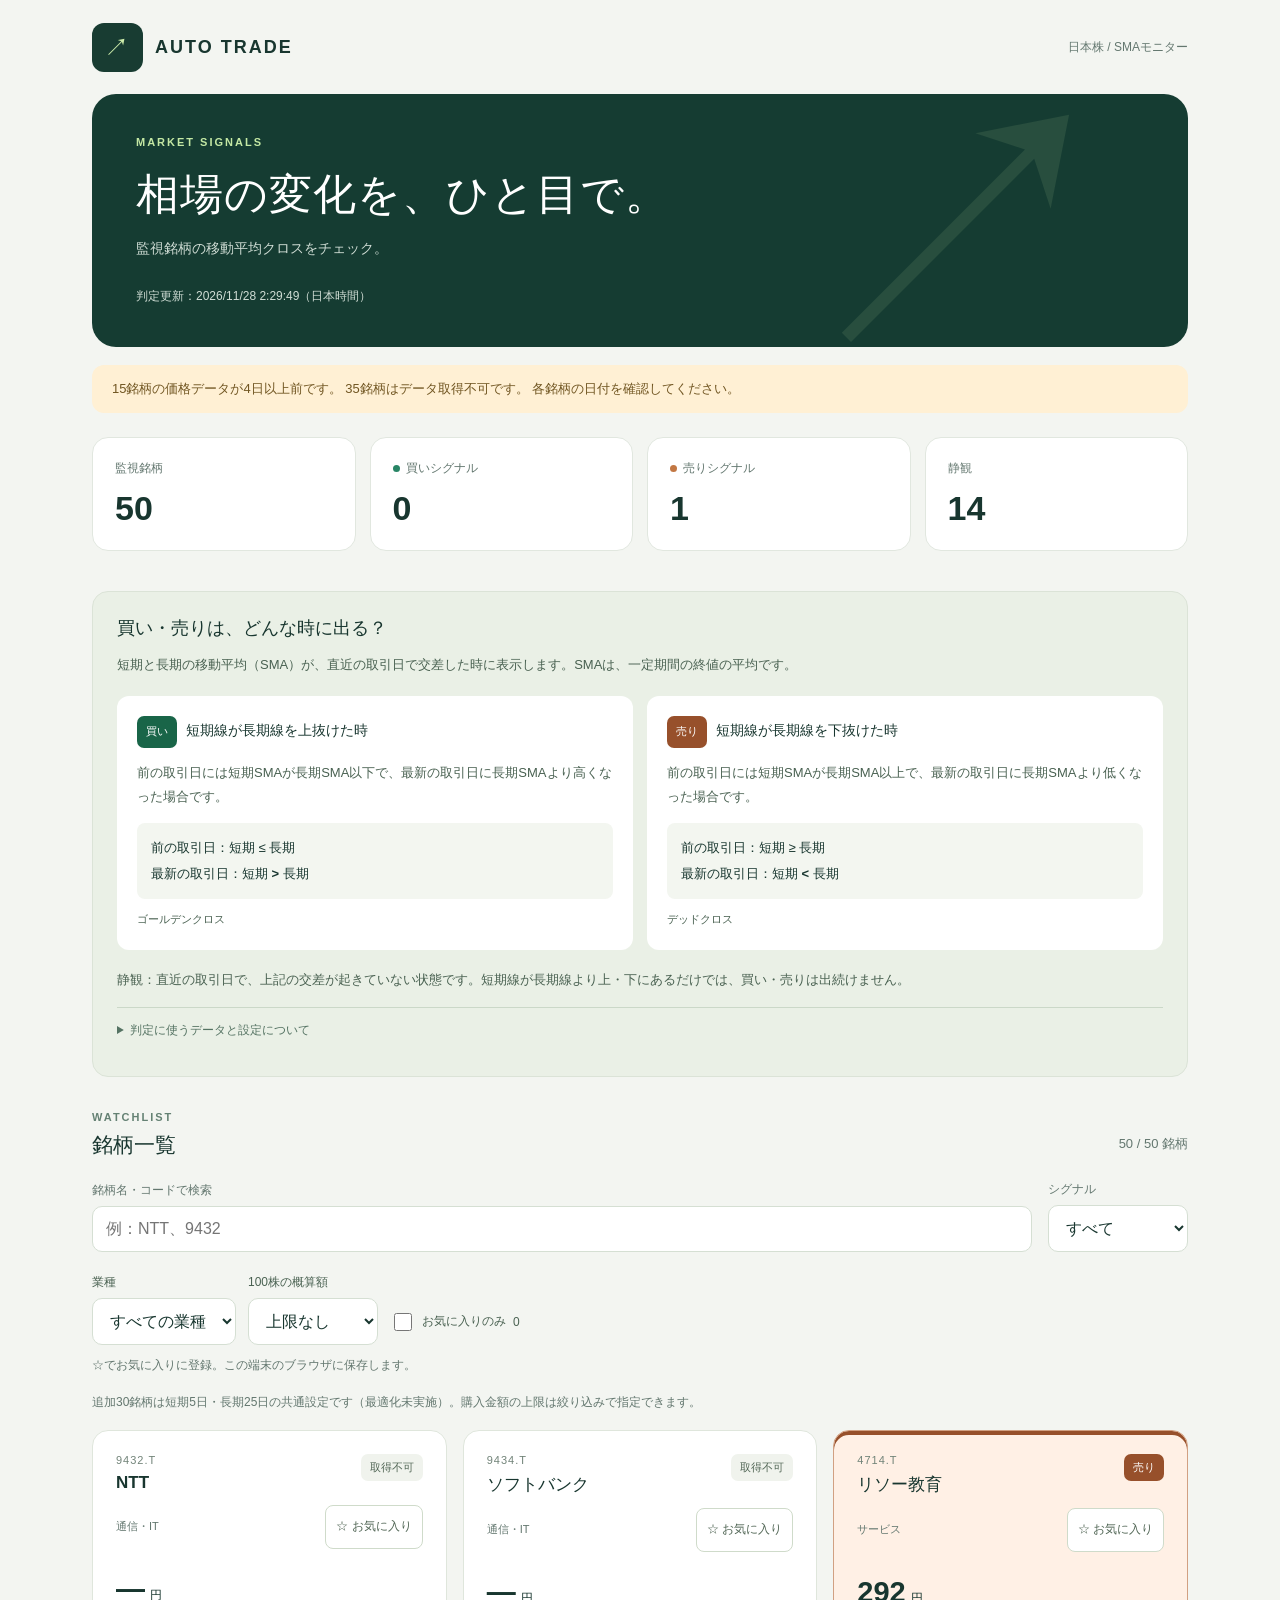
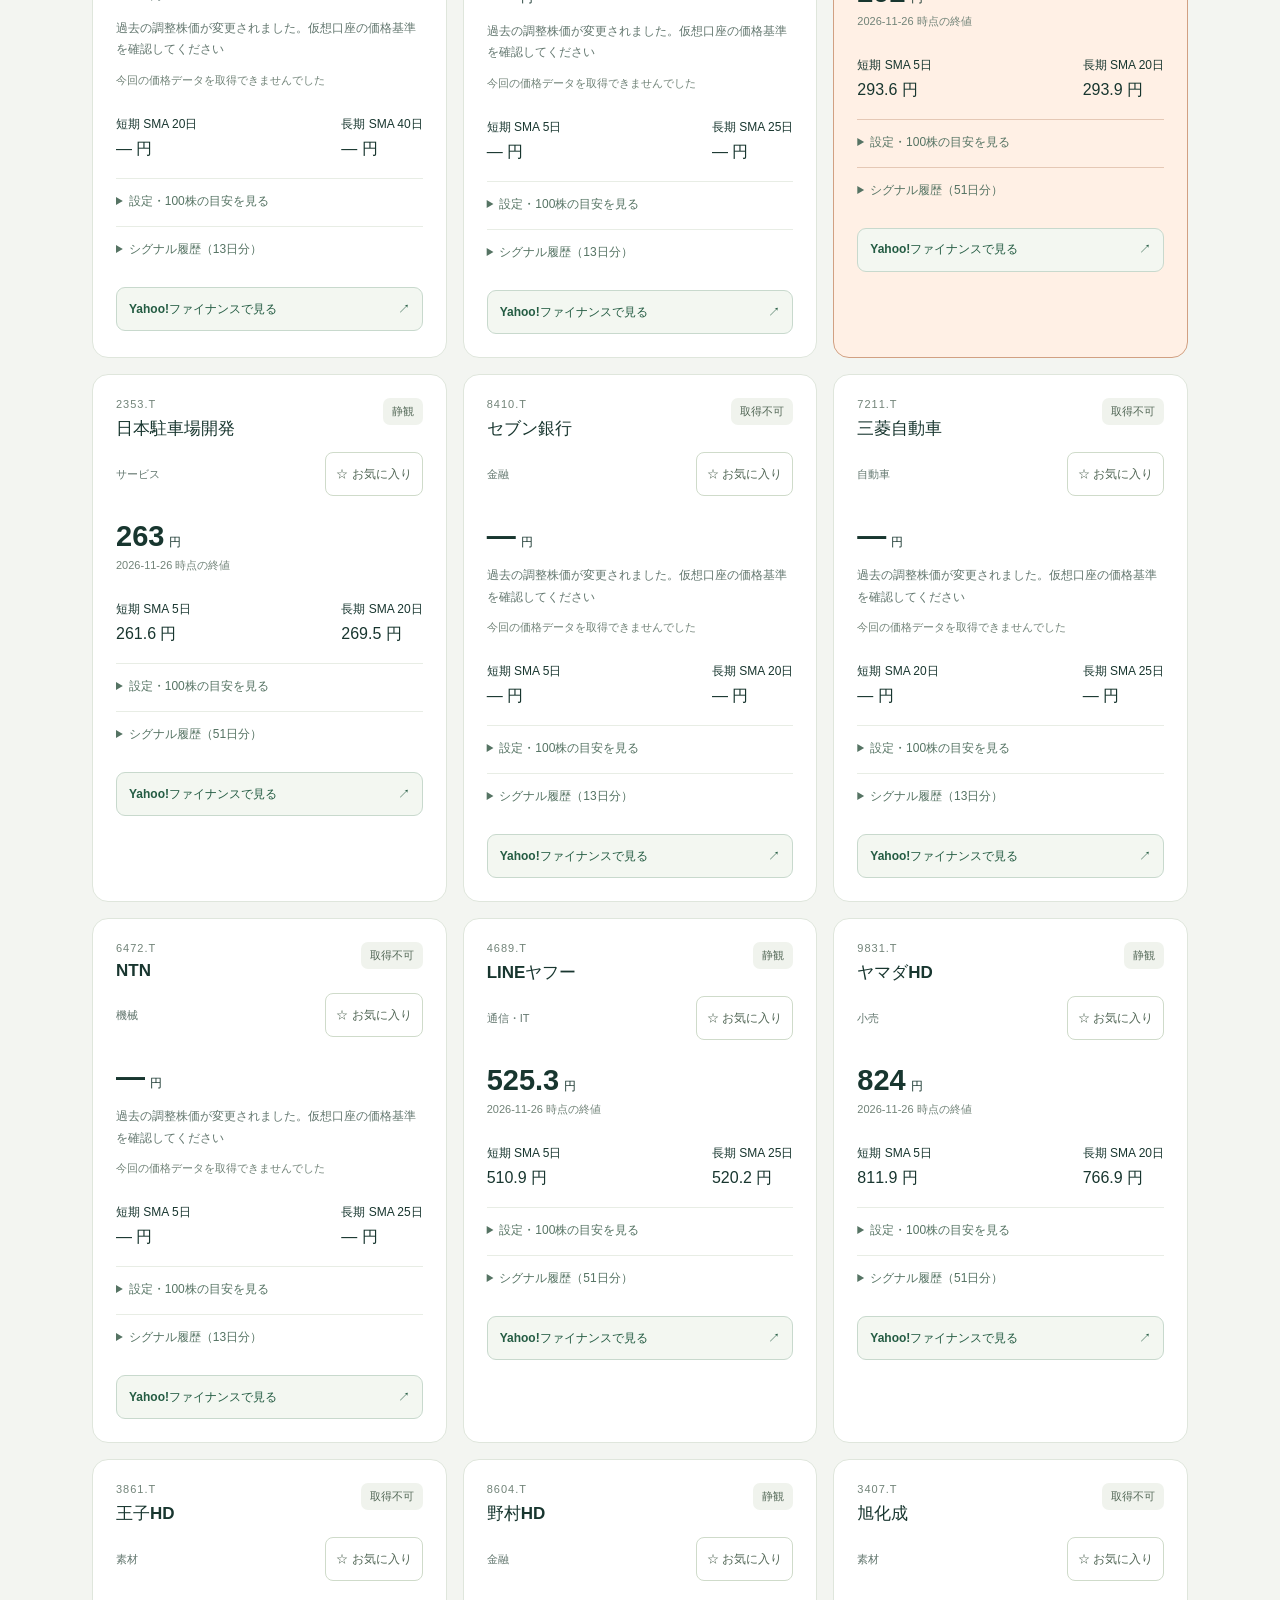
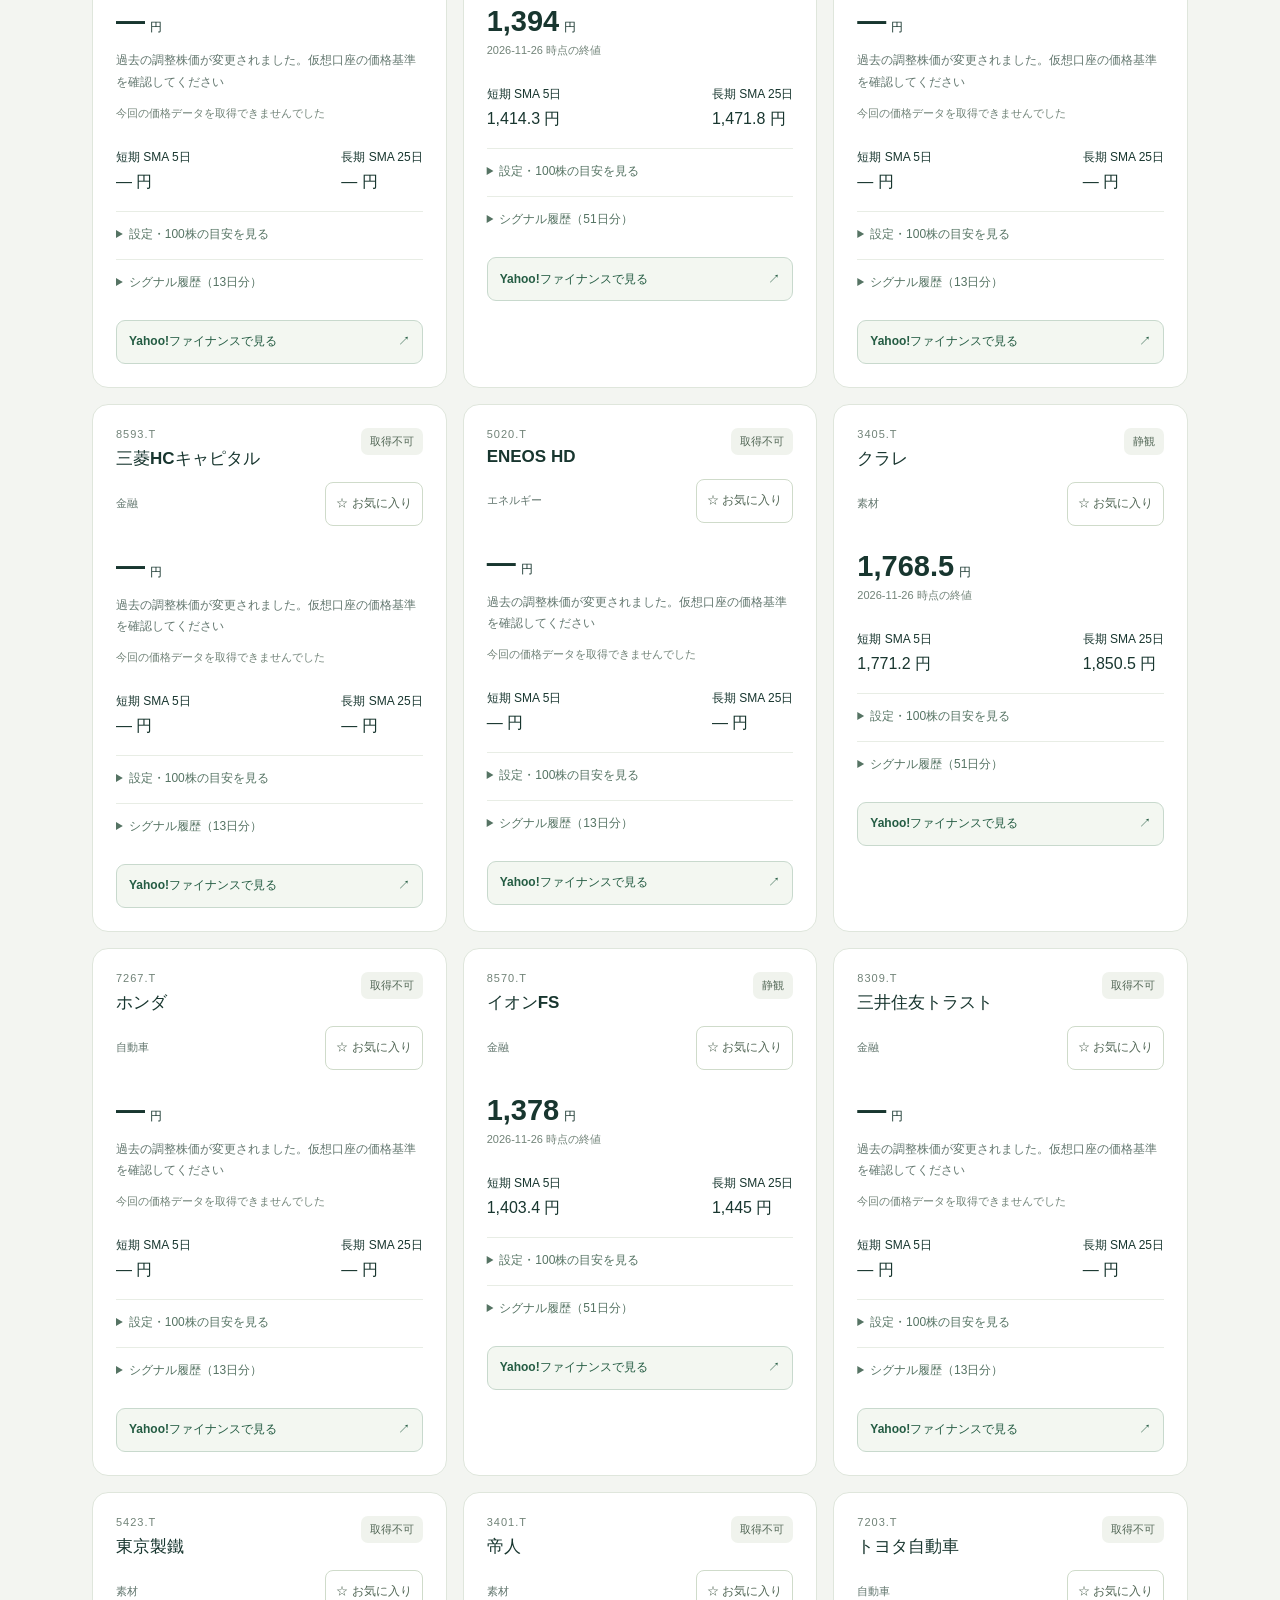
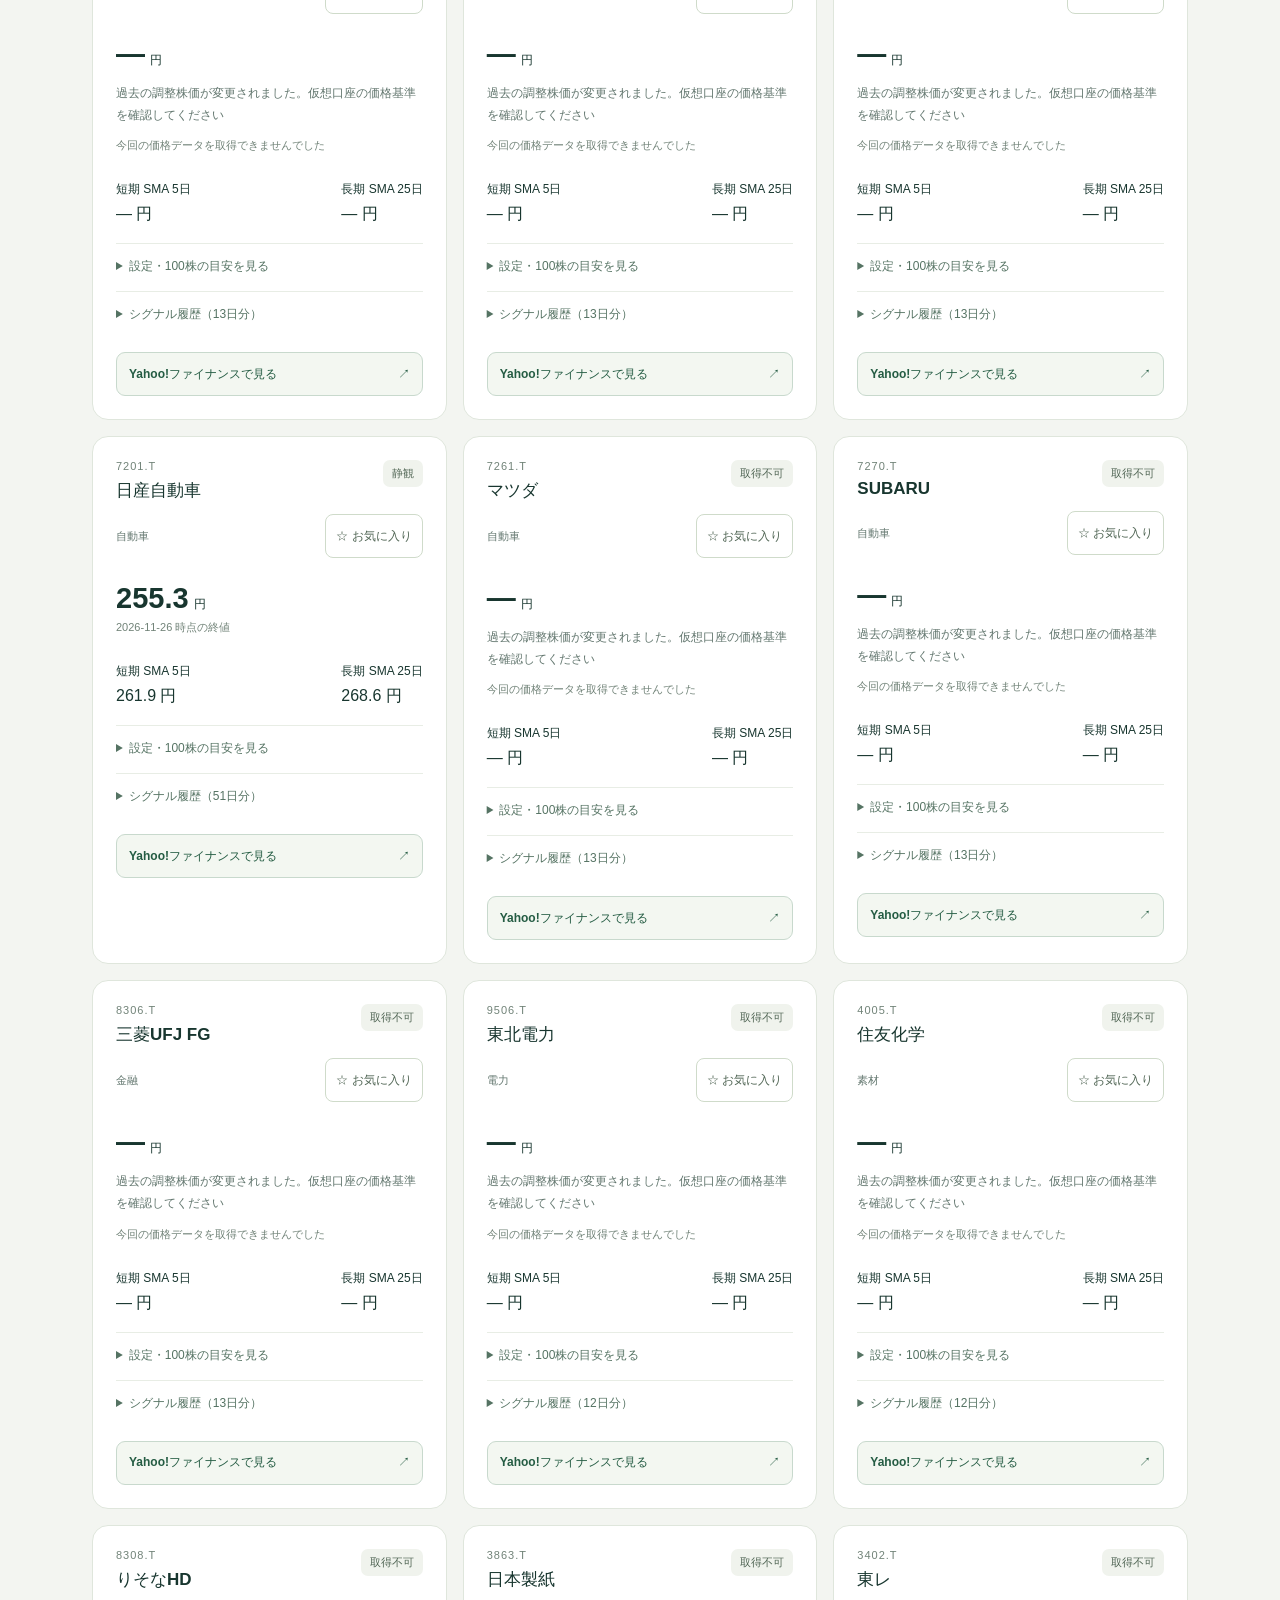
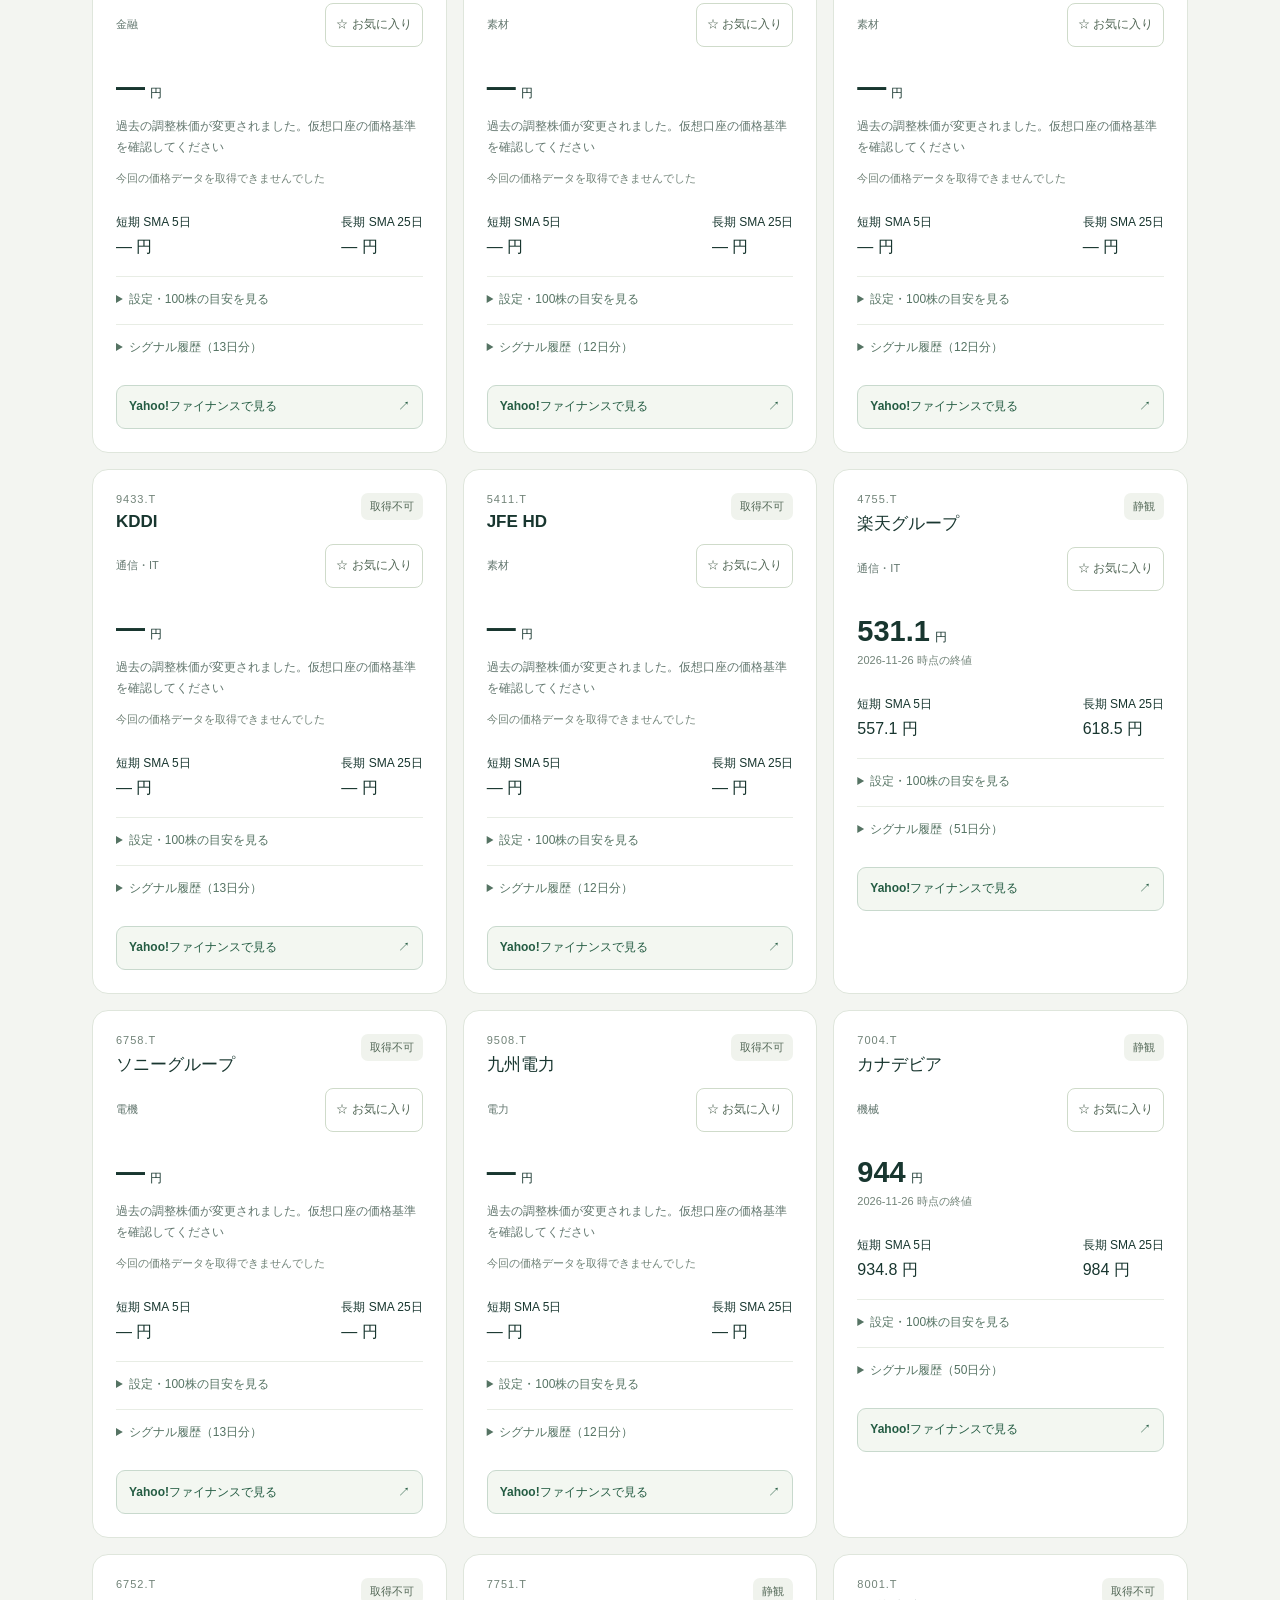
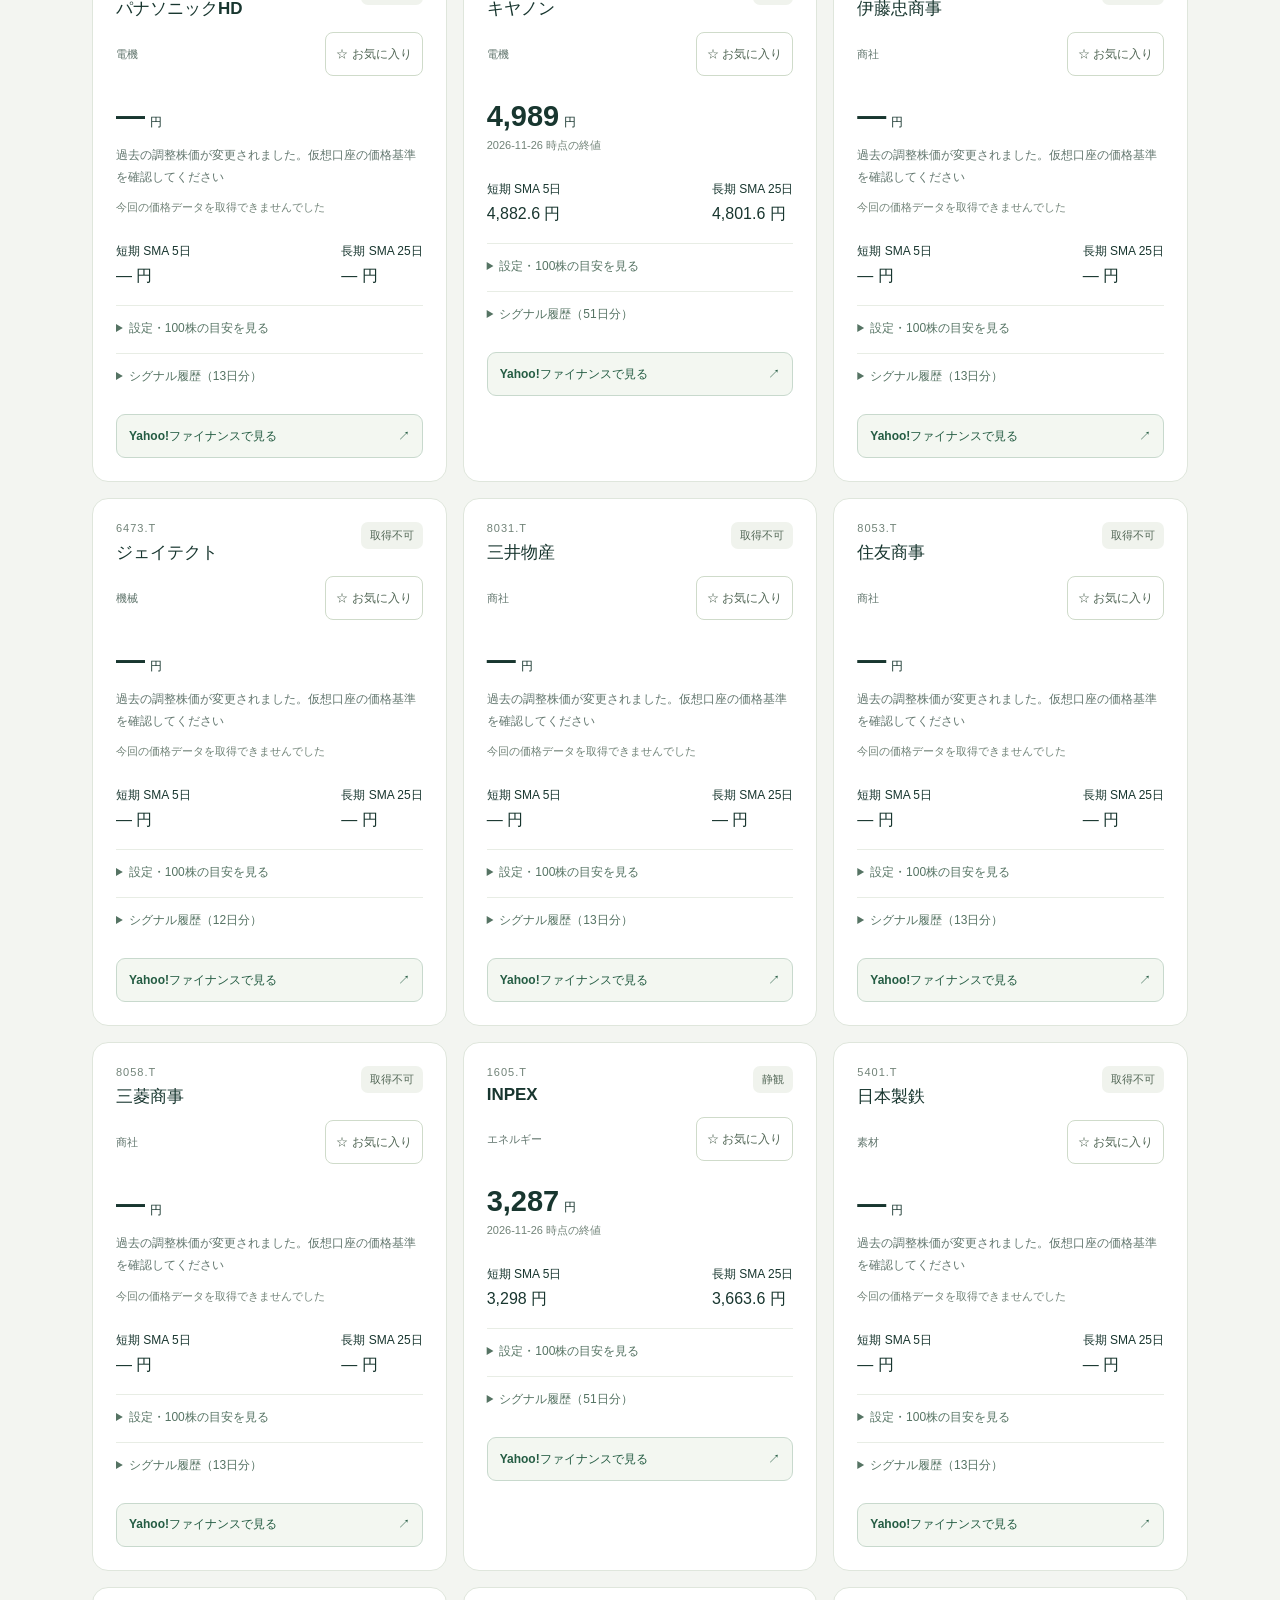
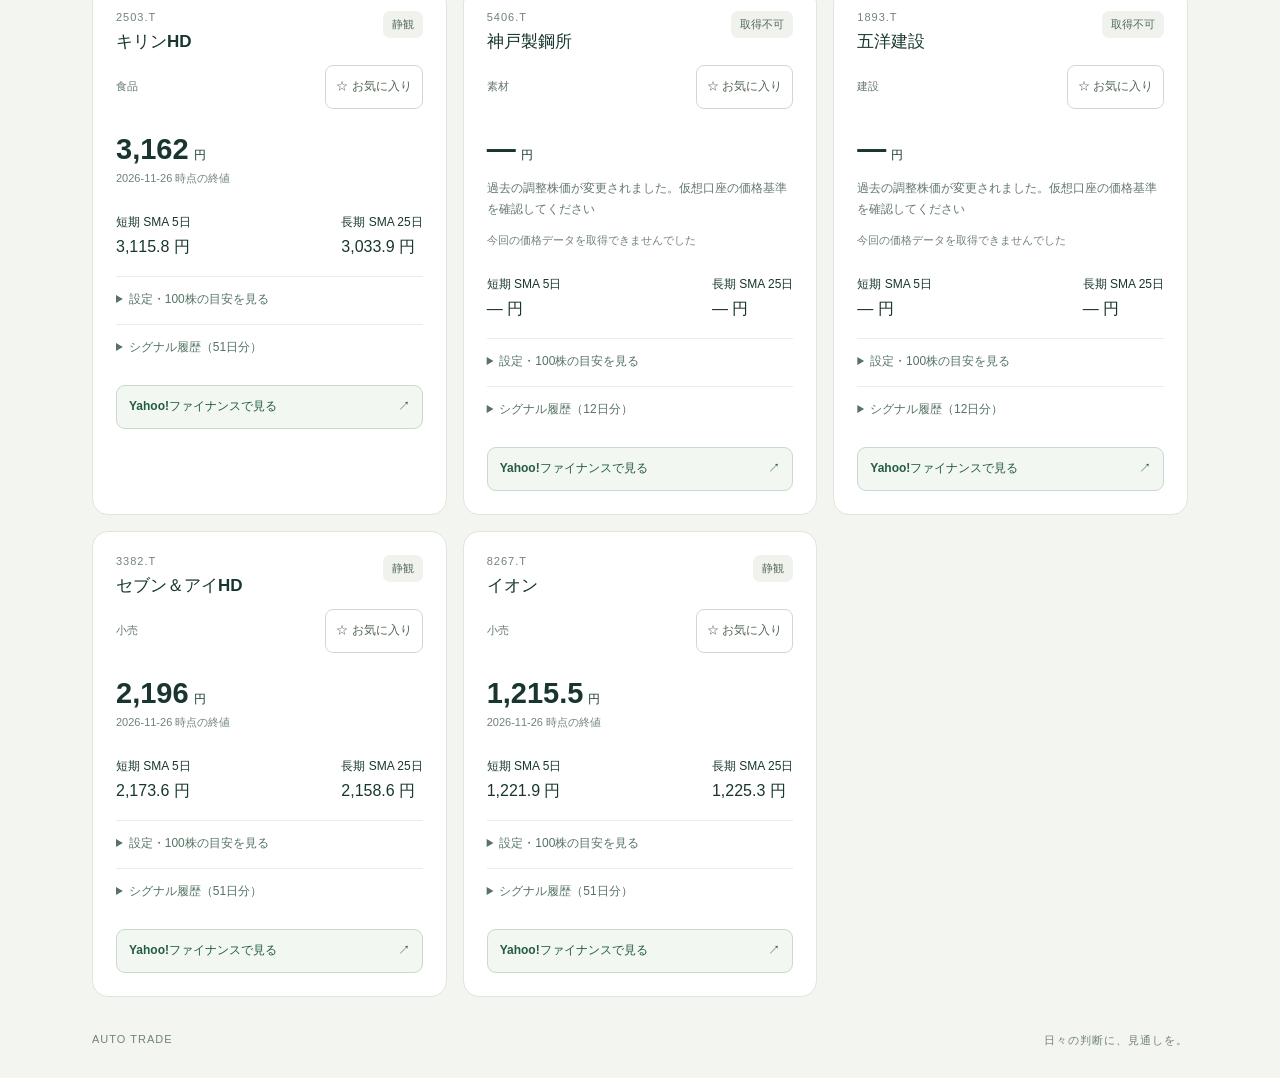
<file: site/index.html>
<!doctype html>
<html lang="ja">
<head><meta charset="utf-8"><meta name="viewport" content="width=device-width, initial-scale=1"><meta name="theme-color" content="#112b27"><title>AUTO TRADE | シグナルボード</title><link rel="stylesheet" href="style.css"><script src="app.js" defer></script></head>
<body>
<header><a href="./" class="brand"><span class="mark">↗</span> AUTO TRADE</a><span class="header-note">日本株 / SMAモニター</span></header>
<main><section class="hero"><div class="eyebrow">MARKET SIGNALS</div><h1>相場の変化を、<br>ひと目で。</h1><p>監視銘柄の移動平均クロスをチェック。</p><div id="updated">データを読み込んでいます…</div></section>
<div id="notice" role="status" hidden></div>
<section class="summary" aria-label="シグナル集計"><div><span>監視銘柄</span><strong id="total">—</strong></div><div><span><i class="dot buy"></i>買いシグナル</span><strong id="buy">—</strong></div><div><span><i class="dot sell"></i>売りシグナル</span><strong id="sell">—</strong></div><div><span>静観</span><strong id="hold">—</strong></div></section>
<section class="signal-guide" aria-labelledby="signal-guide-title">
<h2 id="signal-guide-title">買い・売りは、どんな時に出る？</h2>
<p class="guide-intro">短期と長期の移動平均（SMA）が、直近の取引日で交差した時に表示します。SMAは、一定期間の終値の平均です。</p>
<div class="signal-rules">
<article class="signal-rule"><h3><span class="badge buy">買い</span> 短期線が長期線を上抜けた時</h3><p>前の取引日には短期SMAが長期SMA以下で、最新の取引日に長期SMAより高くなった場合です。</p><div class="rule-formula">前の取引日：短期 ≤ 長期<br><strong>最新の取引日：短期 &gt; 長期</strong></div><p class="rule-name">ゴールデンクロス</p></article>
<article class="signal-rule"><h3><span class="badge sell">売り</span> 短期線が長期線を下抜けた時</h3><p>前の取引日には短期SMAが長期SMA以上で、最新の取引日に長期SMAより低くなった場合です。</p><div class="rule-formula">前の取引日：短期 ≥ 長期<br><strong>最新の取引日：短期 &lt; 長期</strong></div><p class="rule-name">デッドクロス</p></article>
</div>
<p class="guide-note"><b>静観：</b>直近の取引日で、上記の交差が起きていない状態です。短期線が長期線より上・下にあるだけでは、買い・売りは出続けません。</p>
<details class="guide-details"><summary>判定に使うデータと設定について</summary><p>各銘柄カードの日付の調整後終値を使い、その1つ前の取引日と比較します。短期・長期の期間は銘柄ごとに異なり、カードに表示しています。必要なデータがそろわない場合は「取得不可」です。</p><p>売りシグナルは移動平均の交差で判定します。表示中の損切り・利確価格への到達を判定したものではありません。損切り・利確価格は終値を基準にした設定上の目安で、自動発注機能はありません。</p></details>
</section>
<section class="watchlist"><div class="section-title"><div><div class="eyebrow">WATCHLIST</div><h2>銘柄一覧</h2></div><span id="count" aria-live="polite"></span></div><div class="controls"><label class="search"><span>銘柄名・コードで検索</span><input id="search" type="search" placeholder="例：NTT、9432" autocomplete="off"></label><label class="filter-label">シグナル<select id="filter"><option value="all">すべて</option><option value="buy">買い</option><option value="sell">売り</option><option value="hold">静観</option><option value="unavailable">取得不可</option></select></label></div><div class="extra-controls"><label>業種<select id="sector"><option value="all">すべての業種</option></select></label><label>100株の概算額<select id="budget"><option value="all">上限なし</option><option value="100000">10万円以下</option><option value="200000">20万円以下</option><option value="500000">50万円以下</option></select></label><label class="favorite-filter"><input id="favorites-only" type="checkbox"> お気に入りのみ <span id="favorite-count">0</span></label></div><p id="favorite-note" class="storage-note" role="status">☆でお気に入りに登録。この端末のブラウザに保存します。</p><p class="storage-note">追加30銘柄は短期5日・長期25日の共通設定です（最適化未実施）。購入金額の上限は絞り込みで指定できます。</p><div id="stocks" class="grid"></div><p id="empty" hidden>該当する銘柄はありません。検索条件を変更してください。</p></section>

</main><footer>AUTO TRADE <span>日々の判断に、見通しを。</span></footer>
</body></html>
</file>
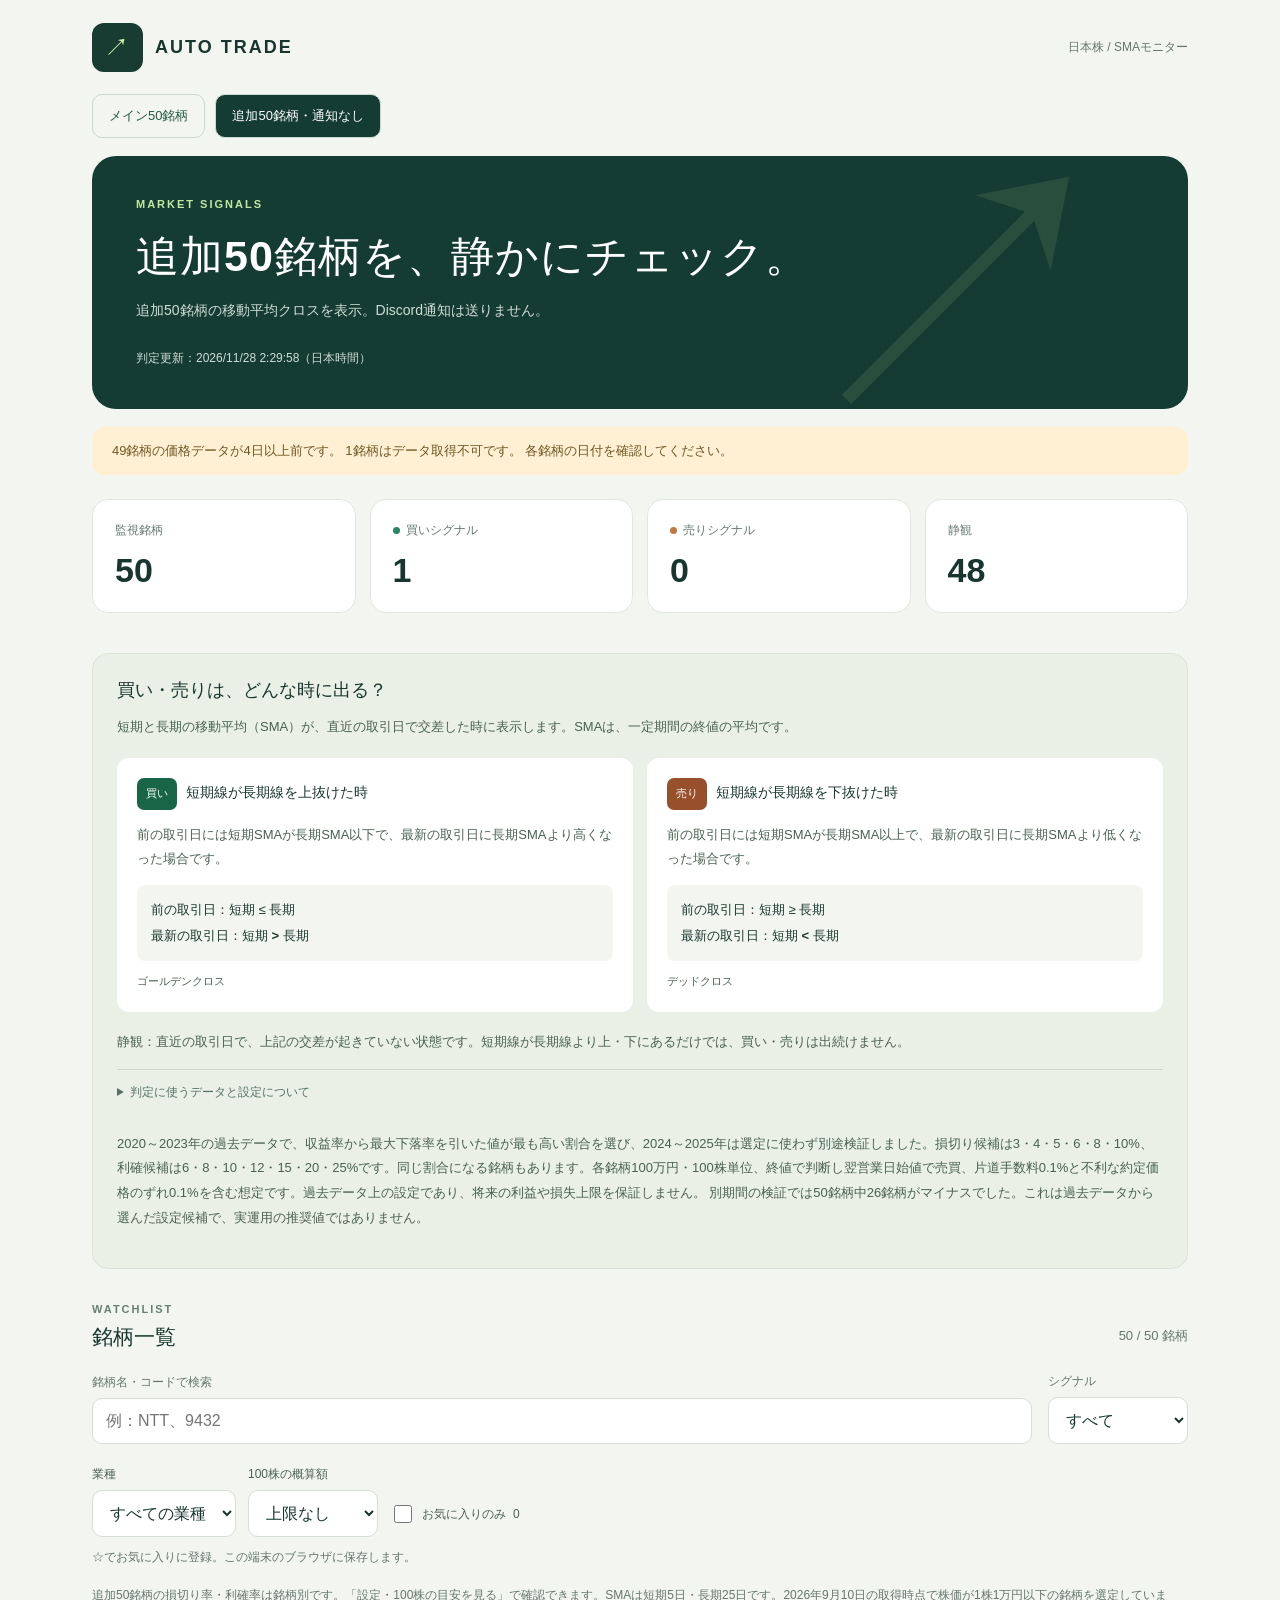
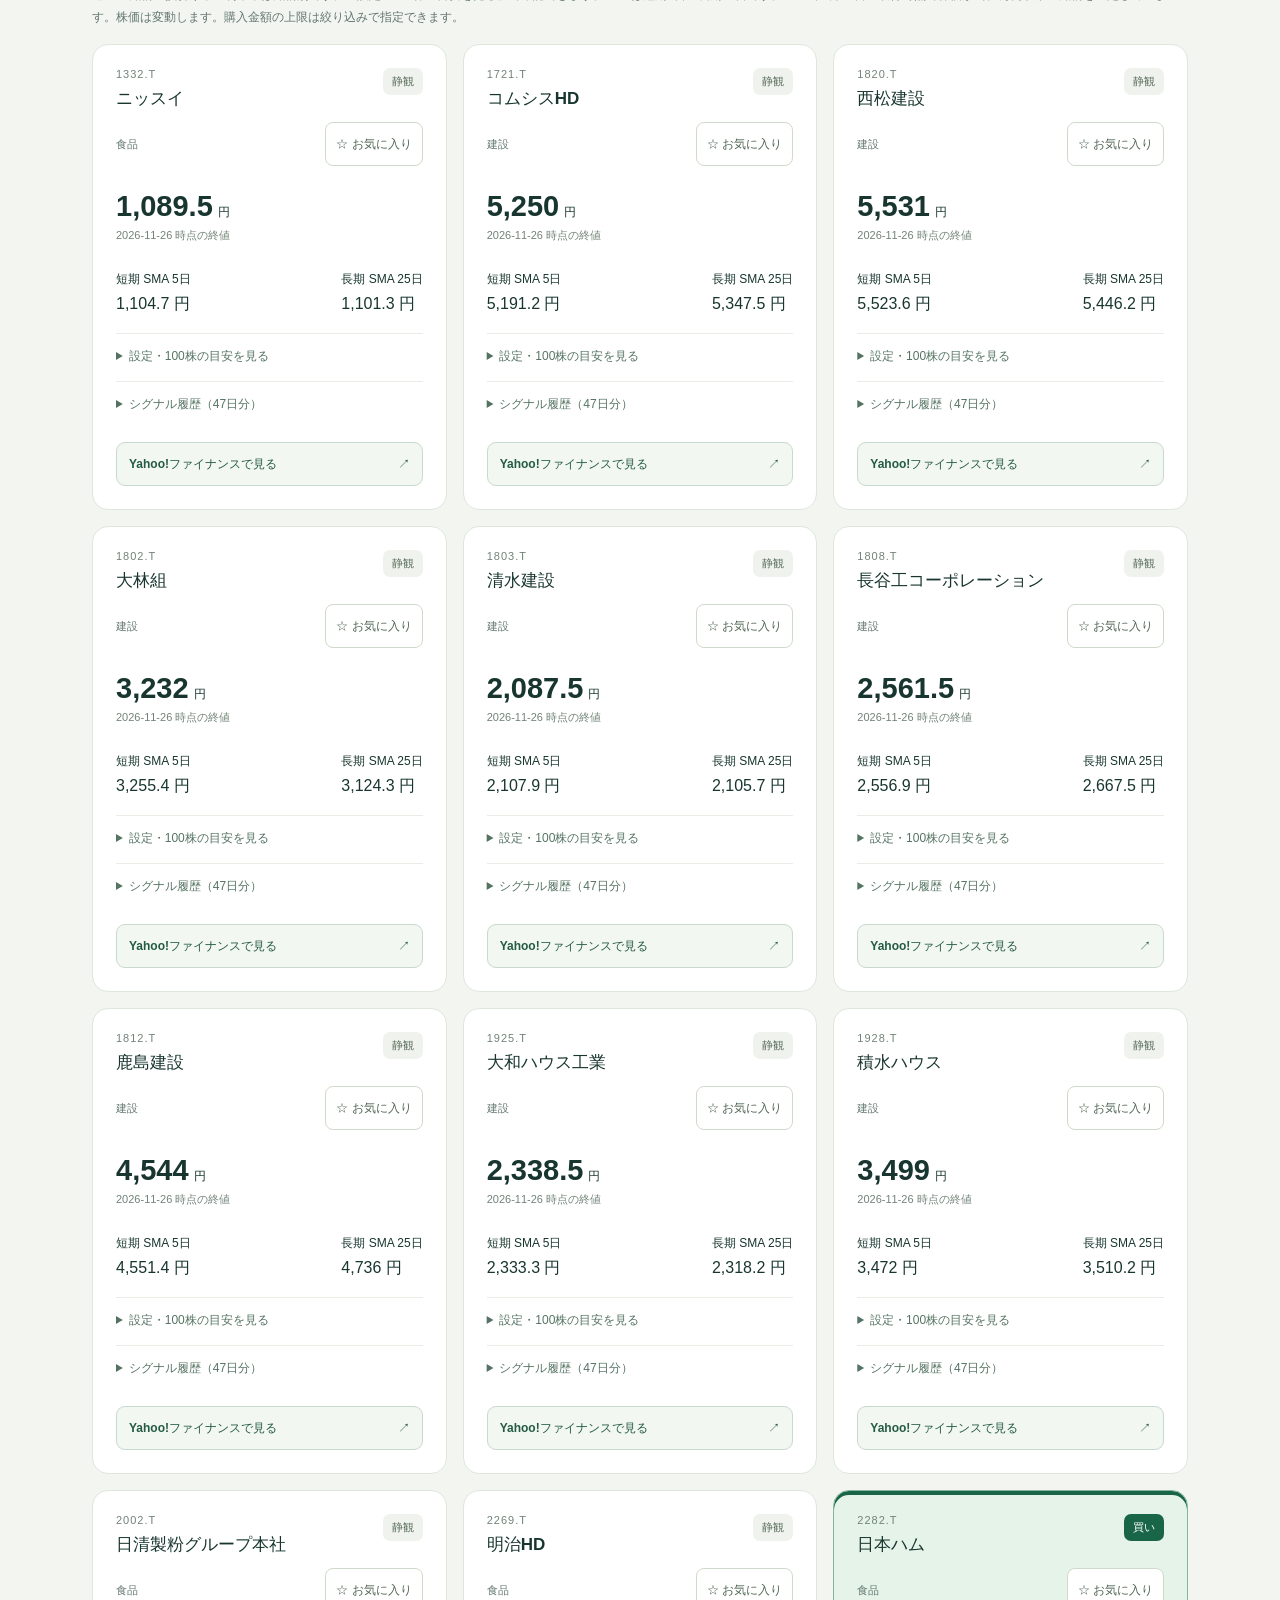
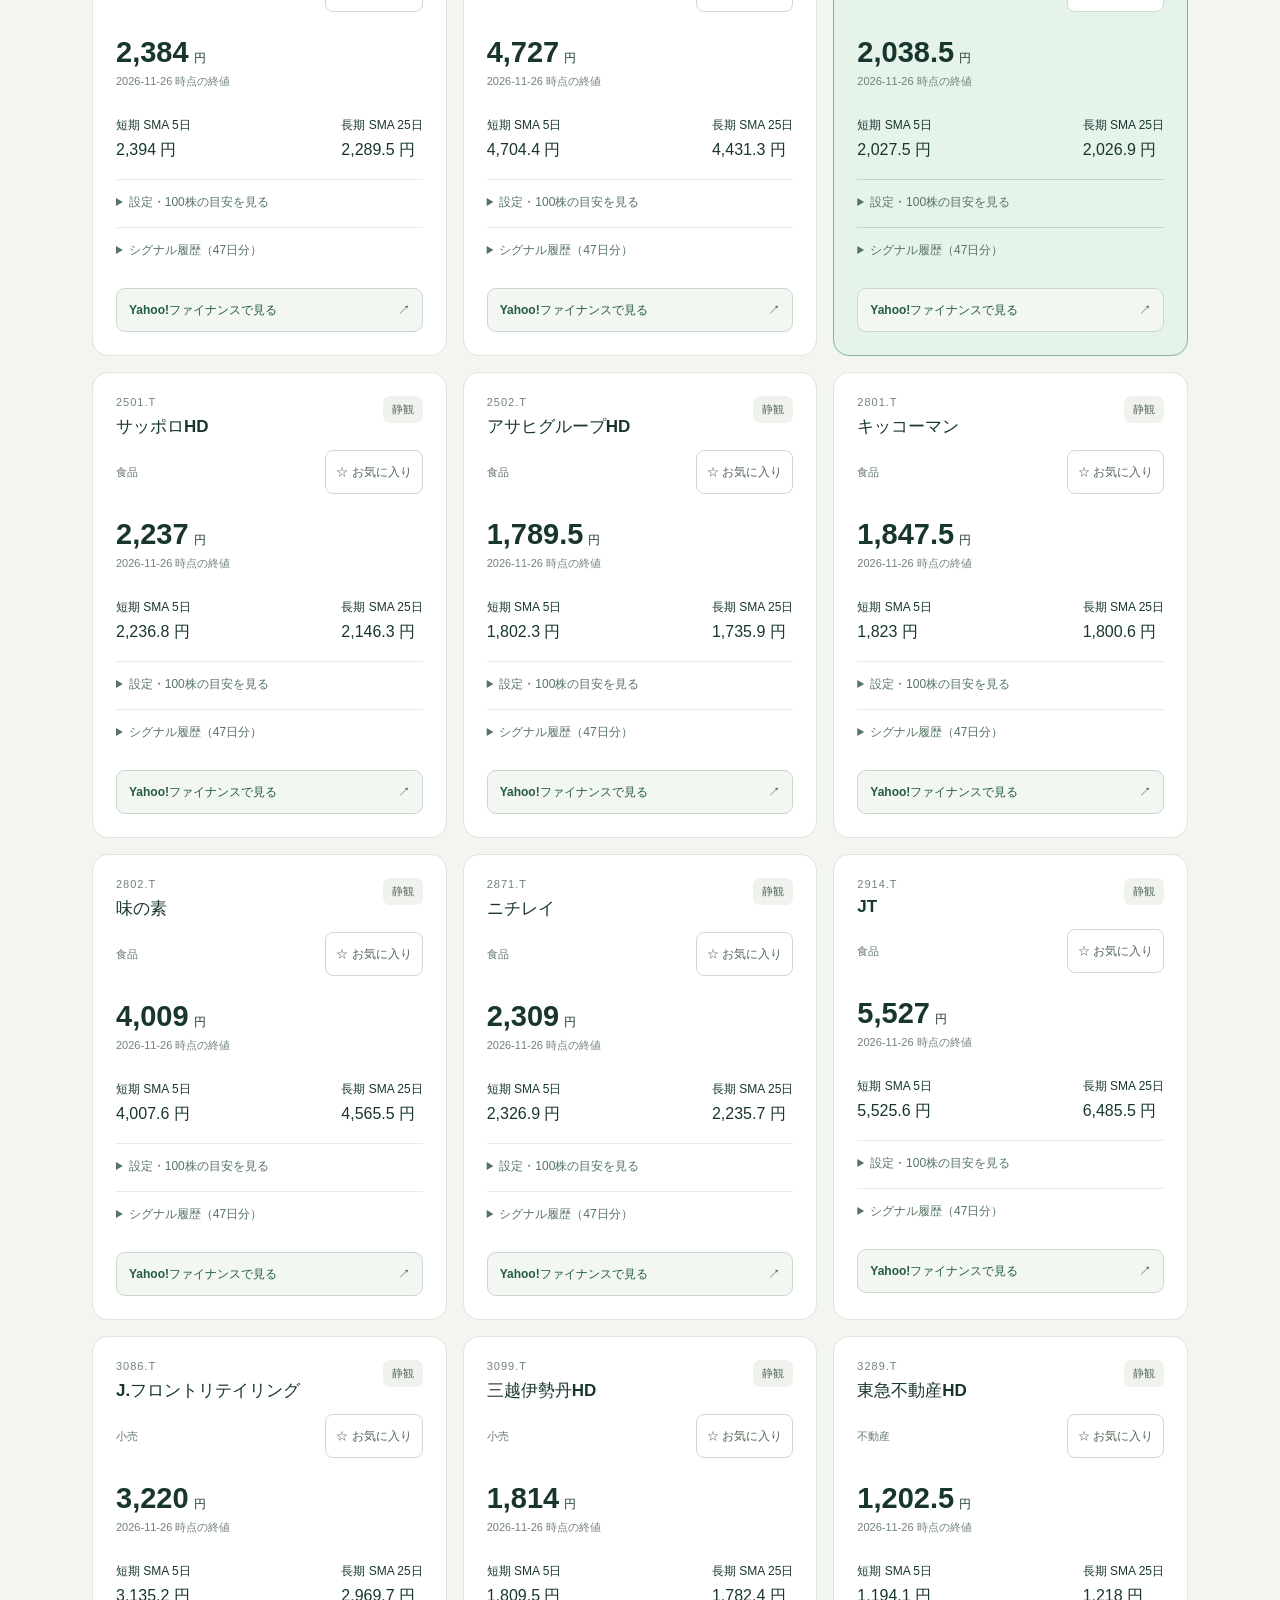
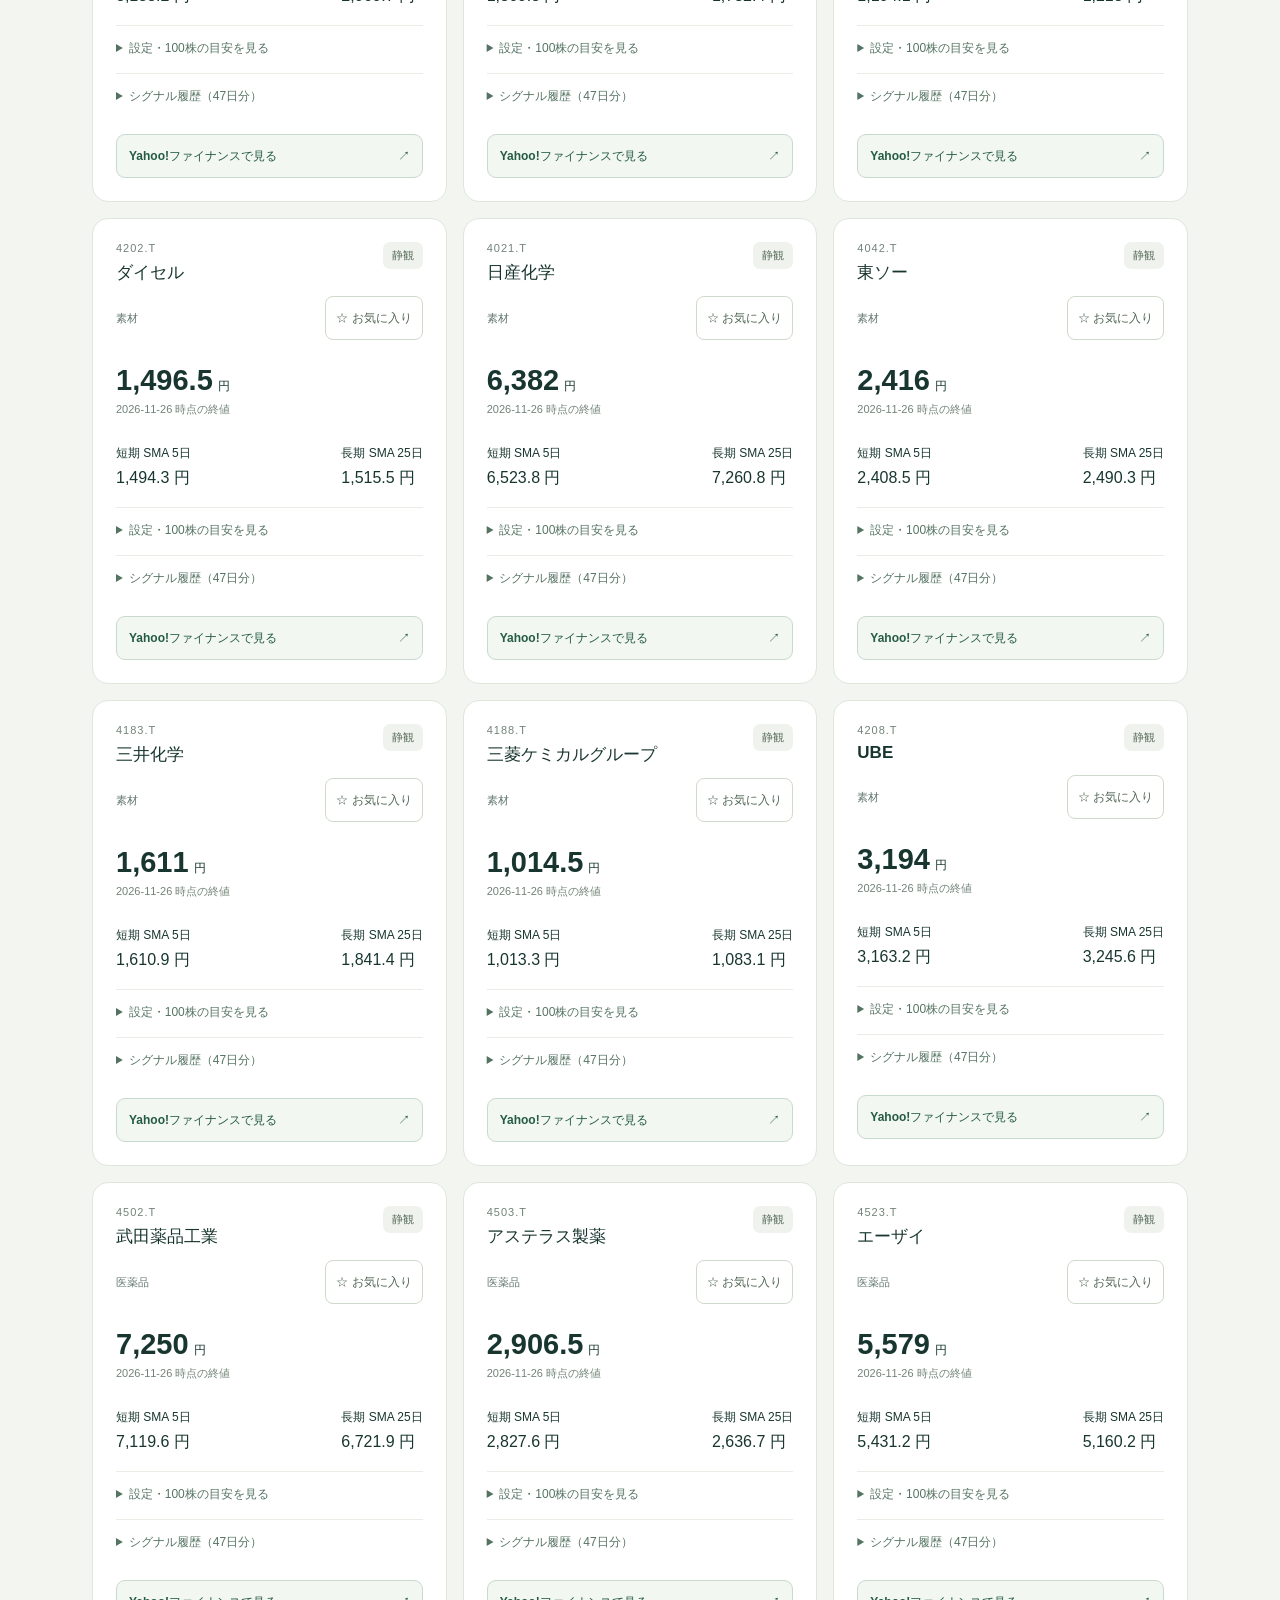
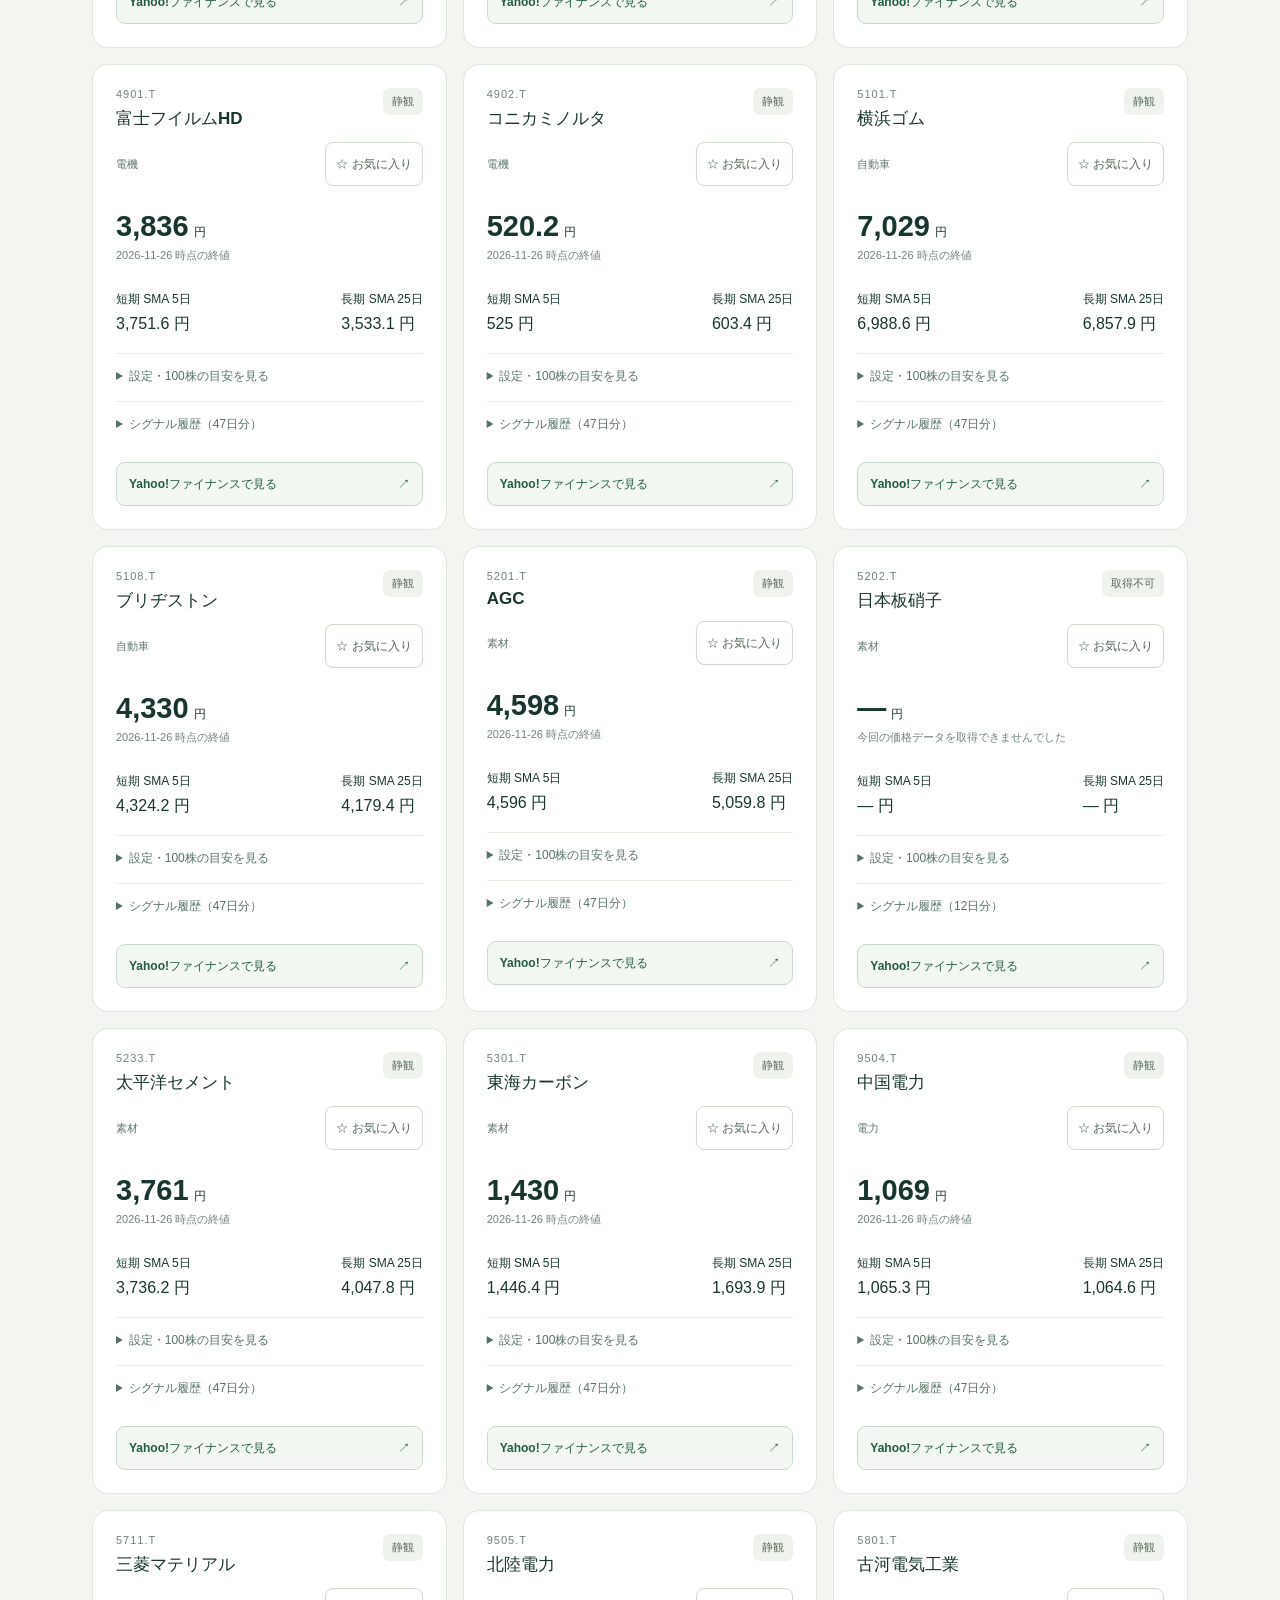
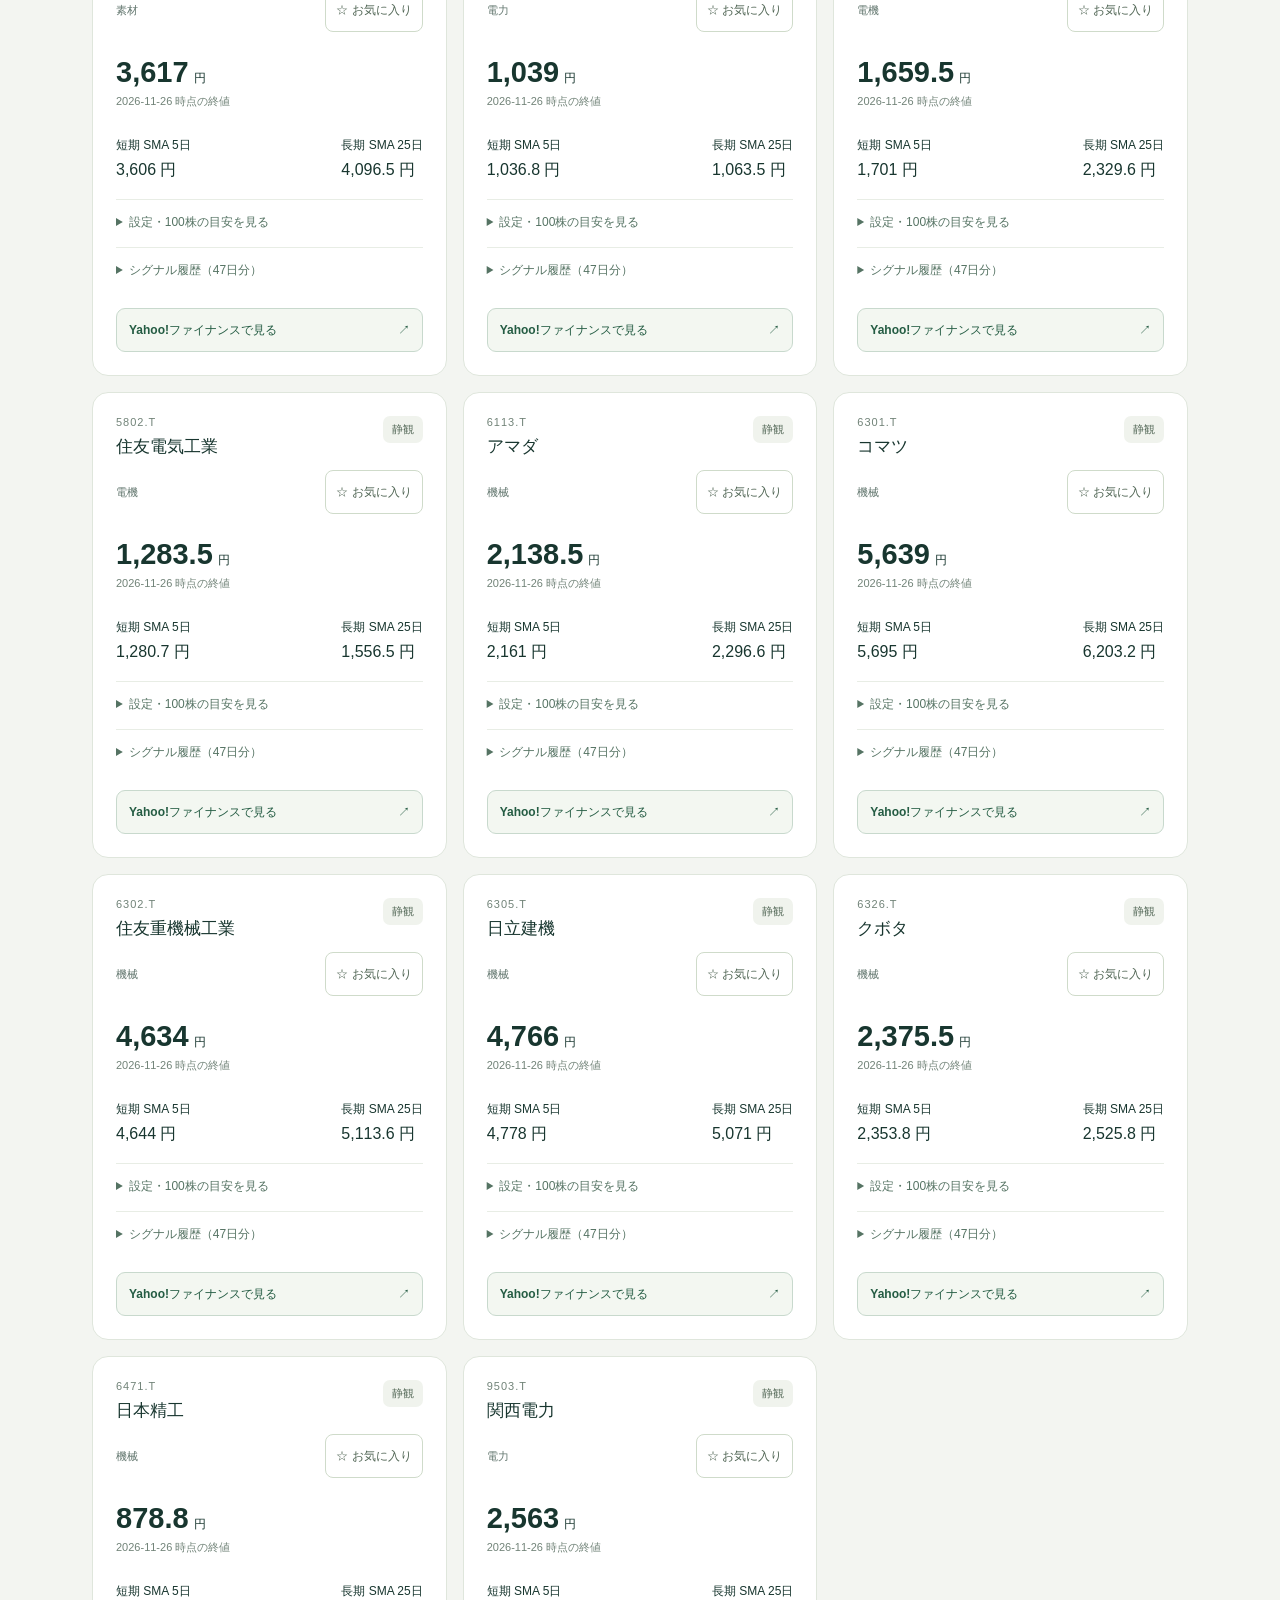
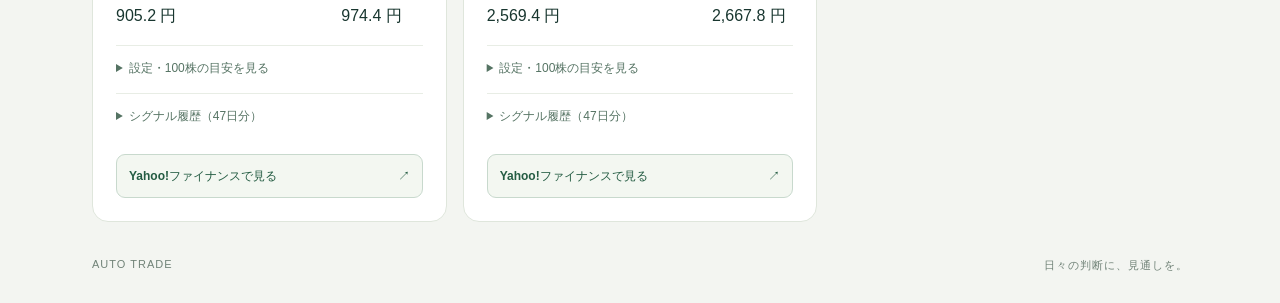
<file: site/extra.html>
<!doctype html>
<html lang="ja">
<head><meta charset="utf-8"><meta name="viewport" content="width=device-width, initial-scale=1"><meta name="theme-color" content="#112b27"><title>AUTO TRADE | 追加50銘柄・通知なし</title><link rel="stylesheet" href="style.css"><script src="app.js" defer></script></head>
<body data-source="extra-data.json">
<header><a href="./" class="brand"><span class="mark">↗</span> AUTO TRADE</a><span class="header-note">日本株 / SMAモニター</span></header>
<main><nav class="page-nav" aria-label="銘柄ページ"><a href="index.html">メイン50銘柄</a><a href="extra.html" aria-current="page">追加50銘柄・通知なし</a></nav><section class="hero"><div class="eyebrow">MARKET SIGNALS</div><h1>追加50銘柄を、<br>静かにチェック。</h1><p>追加50銘柄の移動平均クロスを表示。Discord通知は送りません。</p><div id="updated">データを読み込んでいます…</div></section>
<div id="notice" role="status" hidden></div>
<section class="summary" aria-label="シグナル集計"><div><span>監視銘柄</span><strong id="total">—</strong></div><div><span><i class="dot buy"></i>買いシグナル</span><strong id="buy">—</strong></div><div><span><i class="dot sell"></i>売りシグナル</span><strong id="sell">—</strong></div><div><span>静観</span><strong id="hold">—</strong></div></section>
<section class="signal-guide" aria-labelledby="signal-guide-title">
<h2 id="signal-guide-title">買い・売りは、どんな時に出る？</h2>
<p class="guide-intro">短期と長期の移動平均（SMA）が、直近の取引日で交差した時に表示します。SMAは、一定期間の終値の平均です。</p>
<div class="signal-rules">
<article class="signal-rule"><h3><span class="badge buy">買い</span> 短期線が長期線を上抜けた時</h3><p>前の取引日には短期SMAが長期SMA以下で、最新の取引日に長期SMAより高くなった場合です。</p><div class="rule-formula">前の取引日：短期 ≤ 長期<br><strong>最新の取引日：短期 &gt; 長期</strong></div><p class="rule-name">ゴールデンクロス</p></article>
<article class="signal-rule"><h3><span class="badge sell">売り</span> 短期線が長期線を下抜けた時</h3><p>前の取引日には短期SMAが長期SMA以上で、最新の取引日に長期SMAより低くなった場合です。</p><div class="rule-formula">前の取引日：短期 ≥ 長期<br><strong>最新の取引日：短期 &lt; 長期</strong></div><p class="rule-name">デッドクロス</p></article>
</div>
<p class="guide-note"><b>静観：</b>直近の取引日で、上記の交差が起きていない状態です。短期線が長期線より上・下にあるだけでは、買い・売りは出続けません。</p>
<details class="guide-details"><summary>判定に使うデータと設定について</summary><p>各銘柄カードの日付の調整後終値を使い、その1つ前の取引日と比較します。短期・長期の期間は銘柄ごとに異なり、カードに表示しています。必要なデータがそろわない場合は「取得不可」です。</p><p>売りシグナルは移動平均の交差で判定します。表示中の損切り・利確価格への到達を判定したものではありません。損切り・利確価格は終値を基準にした設定上の目安で、自動発注機能はありません。</p></details>
<p class="guide-note">2020～2023年の過去データで、収益率から最大下落率を引いた値が最も高い割合を選び、2024～2025年は選定に使わず別途検証しました。損切り候補は3・4・5・6・8・10%、利確候補は6・8・10・12・15・20・25%です。同じ割合になる銘柄もあります。各銘柄100万円・100株単位、終値で判断し翌営業日始値で売買、片道手数料0.1%と不利な約定価格のずれ0.1%を含む想定です。過去データ上の設定であり、将来の利益や損失上限を保証しません。 別期間の検証では50銘柄中26銘柄がマイナスでした。これは過去データから選んだ設定候補で、実運用の推奨値ではありません。</p>
</section>
<section class="watchlist"><div class="section-title"><div><div class="eyebrow">WATCHLIST</div><h2>銘柄一覧</h2></div><span id="count" aria-live="polite"></span></div><div class="controls"><label class="search"><span>銘柄名・コードで検索</span><input id="search" type="search" placeholder="例：NTT、9432" autocomplete="off"></label><label class="filter-label">シグナル<select id="filter"><option value="all">すべて</option><option value="buy">買い</option><option value="sell">売り</option><option value="hold">静観</option><option value="unavailable">取得不可</option></select></label></div><div class="extra-controls"><label>業種<select id="sector"><option value="all">すべての業種</option></select></label><label>100株の概算額<select id="budget"><option value="all">上限なし</option><option value="100000">10万円以下</option><option value="200000">20万円以下</option><option value="500000">50万円以下</option></select></label><label class="favorite-filter"><input id="favorites-only" type="checkbox"> お気に入りのみ <span id="favorite-count">0</span></label></div><p id="favorite-note" class="storage-note" role="status">☆でお気に入りに登録。この端末のブラウザに保存します。</p><p class="storage-note">追加50銘柄の損切り率・利確率は銘柄別です。「設定・100株の目安を見る」で確認できます。SMAは短期5日・長期25日です。2026年9月10日の取得時点で株価が1株1万円以下の銘柄を選定しています。株価は変動します。購入金額の上限は絞り込みで指定できます。</p><div id="stocks" class="grid"></div><p id="empty" hidden>該当する銘柄はありません。検索条件を変更してください。</p></section>

</main><footer>AUTO TRADE <span>日々の判断に、見通しを。</span></footer>
</body></html>
</file>
<file: site/style.css>
:root{font-family:-apple-system,BlinkMacSystemFont,"Hiragino Kaku Gothic ProN","Noto Sans JP",sans-serif;color:#18362f;background:#f3f5f1;font-synthesis:none}*{box-sizing:border-box}body{margin:0}header,main,footer{max-width:1160px;margin:auto}header{height:94px;display:flex;align-items:center;justify-content:space-between;padding:0 32px}.brand{text-decoration:none;color:inherit;font-size:18px;font-weight:800;letter-spacing:2px;display:flex;align-items:center;gap:12px}.mark{background:#183c32;color:#ccebaa;border-radius:12px;padding:8px 12px;font-size:25px}.header-note{font-size:12px;color:#63776f}main{padding:0 32px}.hero{position:relative;border-radius:24px;background:#153c32;color:#fff;padding:42px 44px;overflow:hidden}.hero:after{content:'↗';position:absolute;right:55px;top:-90px;font-size:350px;color:#c8eba51a;pointer-events:none}.eyebrow{font-size:11px;font-weight:700;letter-spacing:2px;color:#648173}.hero .eyebrow{color:#c4e8a4}h1{font-size:43px;line-height:1.4;letter-spacing:1px;margin:16px 0}h1 br{display:none}.hero p{font-size:14px;color:#d0ddd5}#updated{font-size:12px;margin-top:30px;color:#d0ddd5}#notice{background:#fff0d4;color:#715622;padding:15px 20px;border-radius:12px;margin-top:18px;font-size:13px}.summary{display:grid;grid-template-columns:repeat(4,1fr);gap:14px;margin:24px 0 40px}.summary>div{padding:22px;background:white;border:1px solid #e1e7df;border-radius:16px}.summary span{display:block;font-size:12px;color:#63776f}.summary strong{display:block;font-size:34px;margin-top:12px;font-weight:600}.dot{display:inline-block;width:7px;height:7px;border-radius:50%;margin-right:6px}.dot.buy{background:#288565}.dot.sell{background:#c27743}.section-title{display:flex;justify-content:space-between;align-items:center}h2{font-size:21px;margin:8px 0 18px}#count{font-size:13px;color:#63776f}.controls{display:flex;gap:16px;margin:4px 0 22px;align-items:end}.search{flex:1}.controls label{font-size:12px;color:#63776f}.search span{display:block;margin-bottom:7px}input,select{font:inherit;color:#18362f;border:1px solid #d5dfd3;border-radius:10px;background:white;padding:13px;font-size:16px}input{width:100%}.filter-label select{display:block;margin-top:7px;min-width:140px}input:focus,select:focus,summary:focus-visible{outline:2px solid #3c805f;outline-offset:3px}.grid{display:grid;grid-template-columns:repeat(3,minmax(0,1fr));gap:16px}.card{background:#fff;border:1px solid #dfe6dc;border-radius:16px;padding:23px;min-width:0}.card-head{display:flex;justify-content:space-between;align-items:start;gap:8px}.ticker{font-size:11px;color:#718378;letter-spacing:1px}.card h3{font-size:17px;margin:7px 0 0}.badge{font-size:11px;padding:6px 9px;background:#f0f3ed;border-radius:7px;white-space:nowrap;color:#526756}.badge.buy{background:#196548;color:#fff;font-weight:700}.badge.sell{background:#97502b;color:#fff;font-weight:700}.price{font-size:29px;font-weight:600;margin:24px 0 5px;font-variant-numeric:tabular-nums}.price small{font-size:12px;font-weight:400;margin-left:5px}.date{font-size:11px;color:#718378}.averages{display:flex;justify-content:space-between;padding:18px 0;font-size:12px;margin-top:10px;gap:8px}.averages b{display:block;font-size:16px;margin-top:6px;font-weight:500}details{border-top:1px solid #e8ede5;font-size:12px}summary{cursor:pointer;padding-top:14px;color:#557363}dl{display:grid;grid-template-columns:1fr 1fr;gap:10px}dd{text-align:right;margin:0}dt{color:#6a7c70}.explanation{margin:36px 0;padding:24px 0;border-top:1px solid #dbe3d7;color:#65766b;font-size:12px;line-height:1.9}.explanation h2{font-size:15px;color:#294c3d}.explanation b{color:#294c3d}footer{padding:0 32px 30px;font-size:11px;letter-spacing:1px;display:flex;justify-content:space-between;color:#718378}#empty{padding:35px;text-align:center;color:#6a7c70}@media(max-width:900px){.grid{grid-template-columns:repeat(2,minmax(0,1fr))}.hero:after{right:0}h1{font-size:36px}}@media(max-width:600px){header{height:76px;padding:0 20px}.brand{font-size:14px}.header-note{font-size:10px}main{padding:0 16px}.hero{padding:30px 24px;border-radius:18px}h1{font-size:32px}h1 br{display:block}.hero:after{font-size:290px;right:-45px;top:-35px}.hero p{font-size:12px}.summary{grid-template-columns:repeat(2,1fr);gap:10px;margin:16px 0 30px}.summary>div{padding:17px}.summary strong{font-size:29px;margin-top:8px}.grid{grid-template-columns:1fr}.controls{gap:10px}.filter-label select{min-width:100px}.card{padding:22px}.price{margin-top:20px}.explanation{padding:18px 6px}footer{padding:0 20px 24px;font-size:9px}.header-note{max-width:85px;text-align:right}}

.finance-link{display:flex;align-items:center;justify-content:space-between;gap:8px;min-height:44px;margin-top:16px;padding:10px 12px;border:1px solid #c8d9cd;border-radius:9px;background:#f3f7f1;color:#245c43;font-size:12px;font-weight:600;text-decoration:none}.finance-link:hover{background:#e4efdf;border-color:#71977d}.finance-link:focus-visible{outline:2px solid #3c805f;outline-offset:3px}

.signal-guide{margin:0 0 34px;padding:24px;border:1px solid #dbe3d7;border-radius:16px;background:#eaf0e6}.signal-guide h2{font-size:18px;margin:0 0 10px}.guide-intro,.guide-note,.guide-details p{font-size:13px;line-height:1.9;color:#496151}.signal-rules{display:grid;grid-template-columns:repeat(2,minmax(0,1fr));gap:14px;margin-top:18px}.signal-rule{padding:20px;background:#fff;border-radius:12px}.signal-rule h3{font-size:14px;line-height:1.8;margin:0 0 12px}.signal-rule h3 .badge{display:inline-block;margin-right:5px}.signal-rule p{font-size:13px;line-height:1.9;color:#496151}.rule-formula{background:#f3f6f0;border-radius:8px;padding:12px 14px;font-size:13px;line-height:2}.signal-rule .rule-name{font-size:11px;margin:10px 0 0}.guide-note{margin:18px 0 14px}.guide-details{border-color:#cbd8c8}.guide-details summary{min-height:44px}.watchlist{margin-bottom:36px}@media(max-width:600px){.signal-guide{padding:18px}.signal-rules{grid-template-columns:1fr}.signal-guide h2{font-size:16px}.signal-rule{padding:16px}}

.extra-controls{display:flex;align-items:end;flex-wrap:wrap;gap:12px;margin-bottom:10px}.extra-controls label{font-size:12px;color:#496151}.extra-controls select{display:block;margin-top:7px;max-width:100%}.extra-controls .favorite-filter{display:flex;align-items:center;min-height:46px;gap:7px;cursor:pointer}.favorite-filter input{width:18px;height:18px;accent-color:#196548}.storage-note,.history-note,.setting-note{font-size:12px;line-height:1.8;color:#63776f}.storage-note{margin:10px 0 16px}.stock-tools{display:flex;justify-content:space-between;align-items:center;gap:8px;margin-top:12px;font-size:11px;color:#63776f}.favorite{font:inherit;font-size:12px;min-height:44px;padding:8px 10px;border:1px solid #cfdbca;border-radius:8px;background:#fff;color:#526756;cursor:pointer}.favorite[aria-pressed="true"]{color:#75520e;background:#fff2c8;border-color:#d4b569}.favorite:focus-visible{outline:2px solid #3c805f;outline-offset:3px}.stock-history{margin-top:16px}.stock-history summary{min-height:44px}.history-scroll{overflow:auto;max-height:320px}.history-scroll table{width:100%;border-collapse:collapse;font-size:11px}.history-scroll caption{text-align:left;color:#63776f;padding:8px 0}.history-scroll th,.history-scroll td{padding:10px 4px;border-bottom:1px solid #e1e7df;text-align:left;white-space:nowrap}.history-scroll td:last-child,.history-scroll th:last-child{text-align:right}@media(max-width:600px){.extra-controls>label:not(.favorite-filter){flex:1;min-width:0}.extra-controls select{width:100%;font-size:14px}.extra-controls .favorite-filter{flex-basis:100%}}

.card.signal-buy{background:#e5f3e9;border-color:#83b69a;box-shadow:inset 0 4px 0 #196548}.card.signal-sell{background:#fff0e5;border-color:#d1a082;box-shadow:inset 0 4px 0 #97502b}.card.signal-buy details{border-color:#bdd9c7}.card.signal-sell details{border-color:#e5c8b5}

.page-nav{display:flex;gap:10px;flex-wrap:wrap;margin:0 0 18px}.page-nav a{padding:12px 16px;border-radius:10px;color:#245c43;text-decoration:none;border:1px solid #c8d9cd;font-size:13px}.page-nav a[aria-current="page"]{background:#153c32;color:white}.page-nav a:focus-visible{outline:2px solid #3c805f;outline-offset:3px}
</file>
